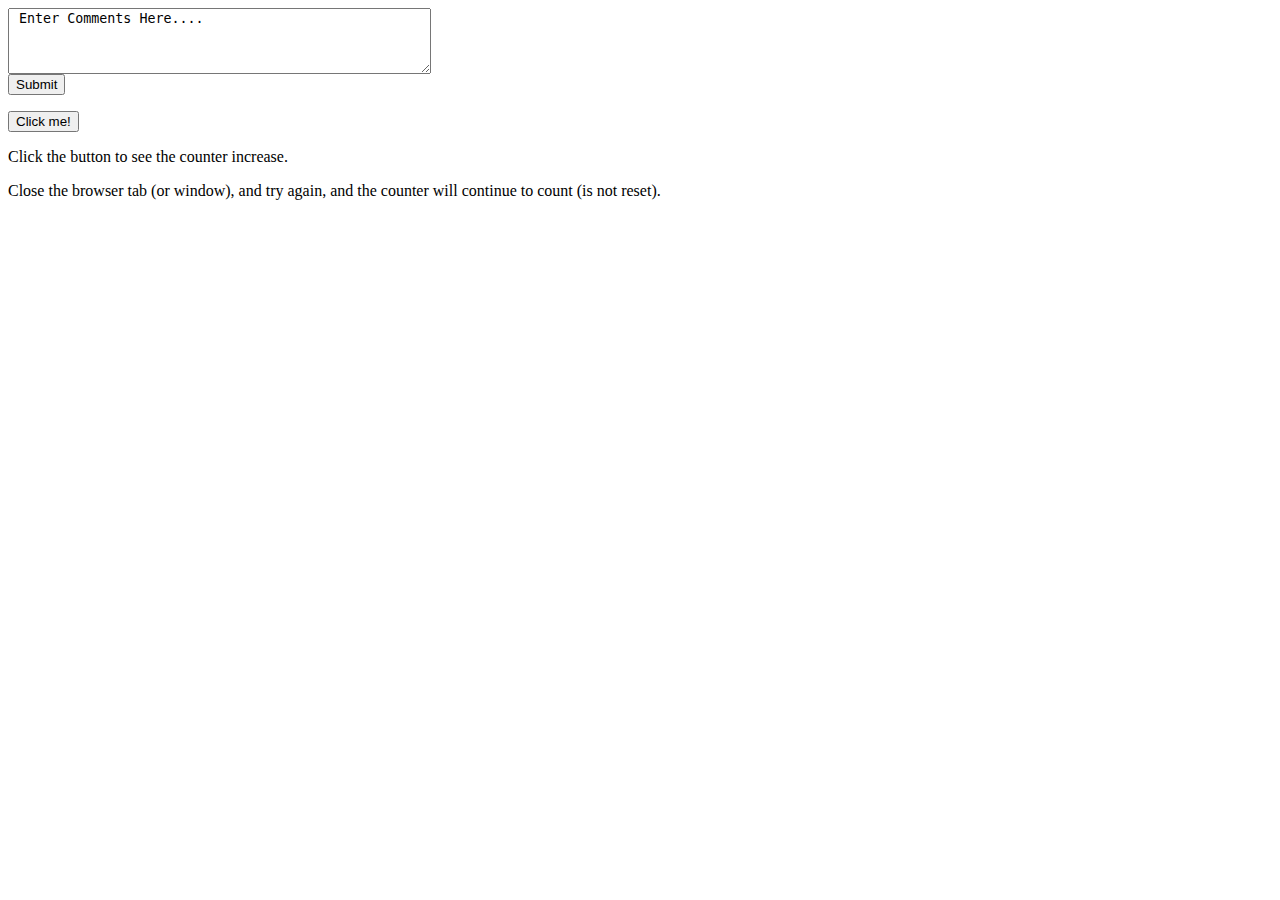
<file: commentsPracticeajh.html>
<html>
  <head>

  </head>

  <form action="/html/tags/html_form_tag_action.cfm" method="post">
    <div>
      <textarea name="comments" id="comments" rows="4" cols="50"> Enter Comments Here....
      </textarea>
    </div>
    <input type="submit" value="Submit">
  </form>


<script></script>
</html>

<!--What's an "Action Page"?
An action page is a page/script that takes the contents of your form, and does something with them.

For example, this action page sends you an email whenever anyone submits their feedback. Another action page could take the comments from your comment box, insert them into a database, then display them your web page.

To create an action page, you need to be reasonably well-versed in a scripting language such as PHP or ColdFusion.

The action page will require different code depending on what exactly you need to do. For example, you might want to implement security measures to check that the comment doesn't look like spam. You might want to check that the form was in fact submitted from your website. You might also want to check the length of your users' comments etc.  -->

<html>
    <head>
    <script>
function clickCounter() {
    if(typeof(Storage) !== "undefined") {
        if (localStorage.clickcount) {
            localStorage.clickcount = Number(localStorage.clickcount)+1;
        } else {
            localStorage.clickcount = 1;
        }
        document.getElementById("result").innerHTML = "You have clicked the button " + localStorage.clickcount + " time(s).";
    } else {
        document.getElementById("result").innerHTML = "Sorry, your browser does not support web storage...";
    }
  }
      </script>
    </head>
  <body>
  <p><button onclick="clickCounter()" type="button">Click me!</button></p>
<div id="result"></div>
<p>Click the button to see the counter increase.</p>
<p>Close the browser tab (or window), and try again, and the counter will continue to count (is not reset).</p>
</body>

</html>
</file>
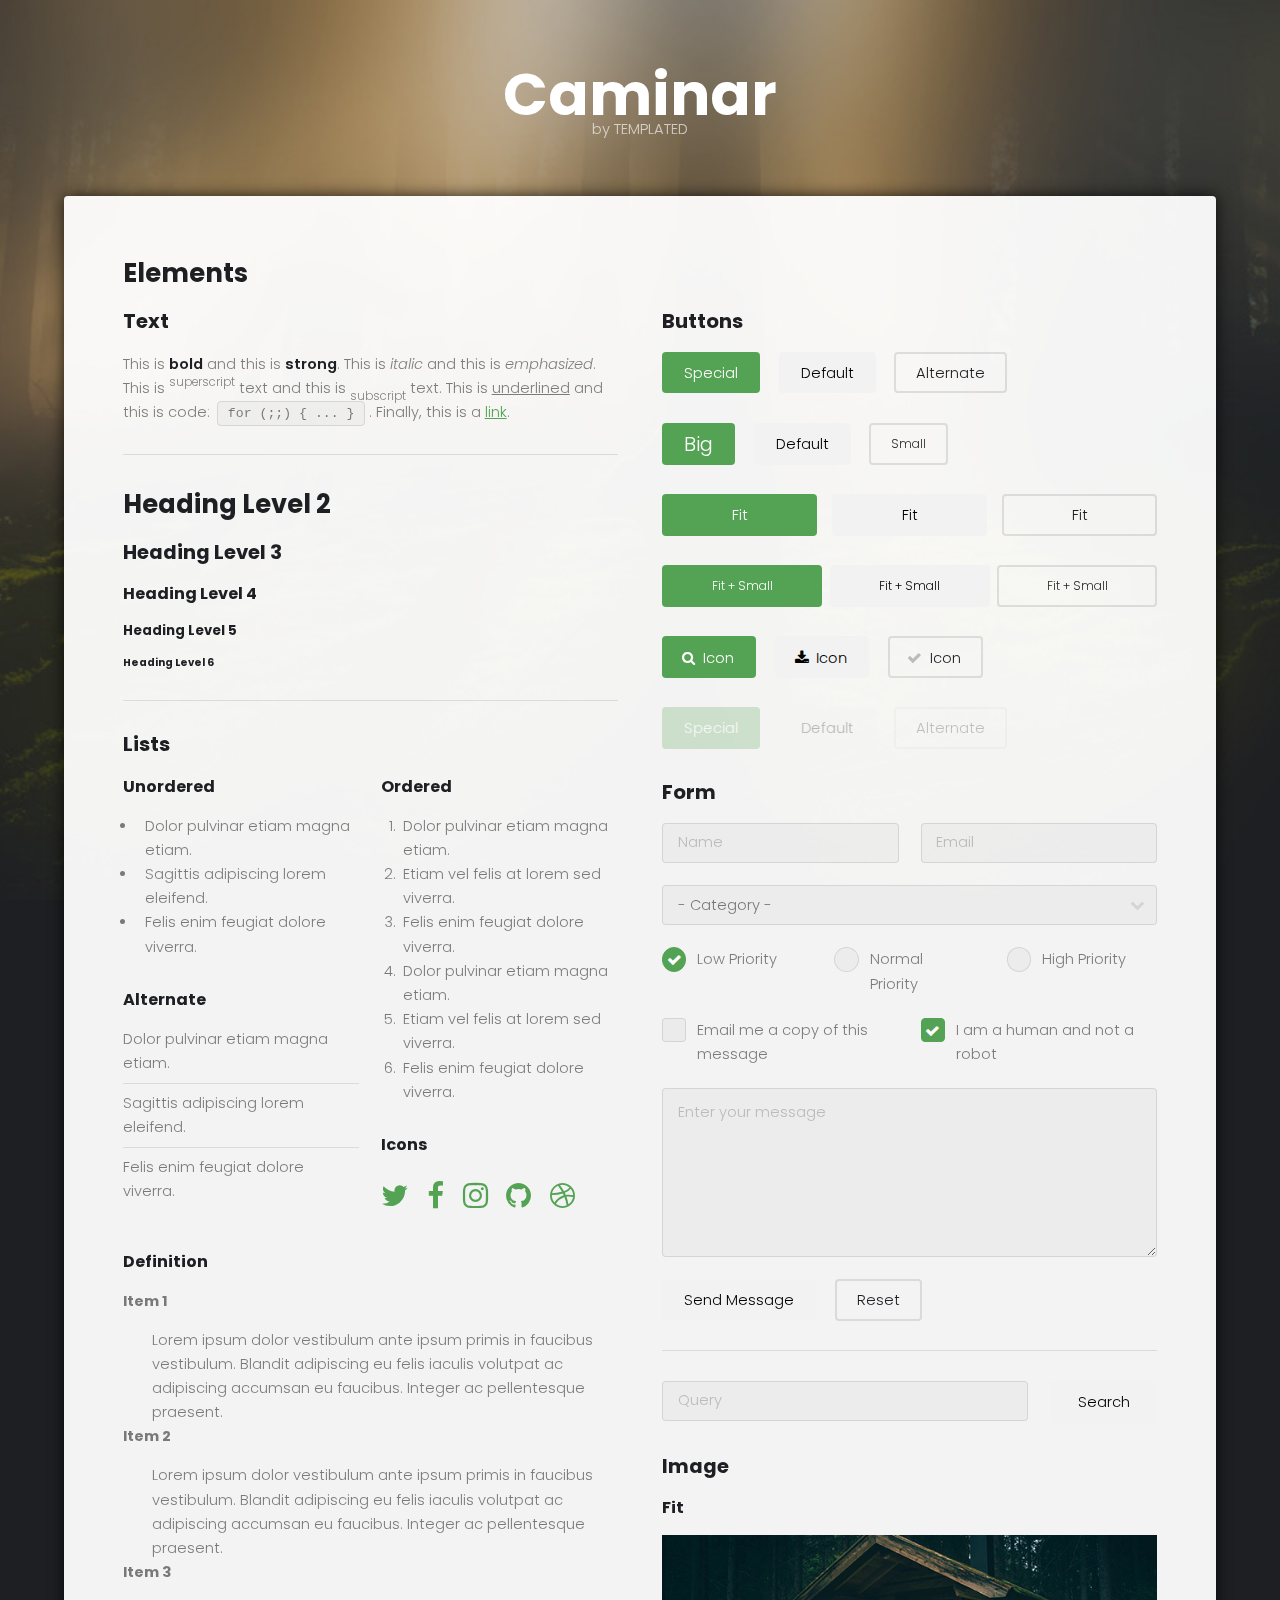
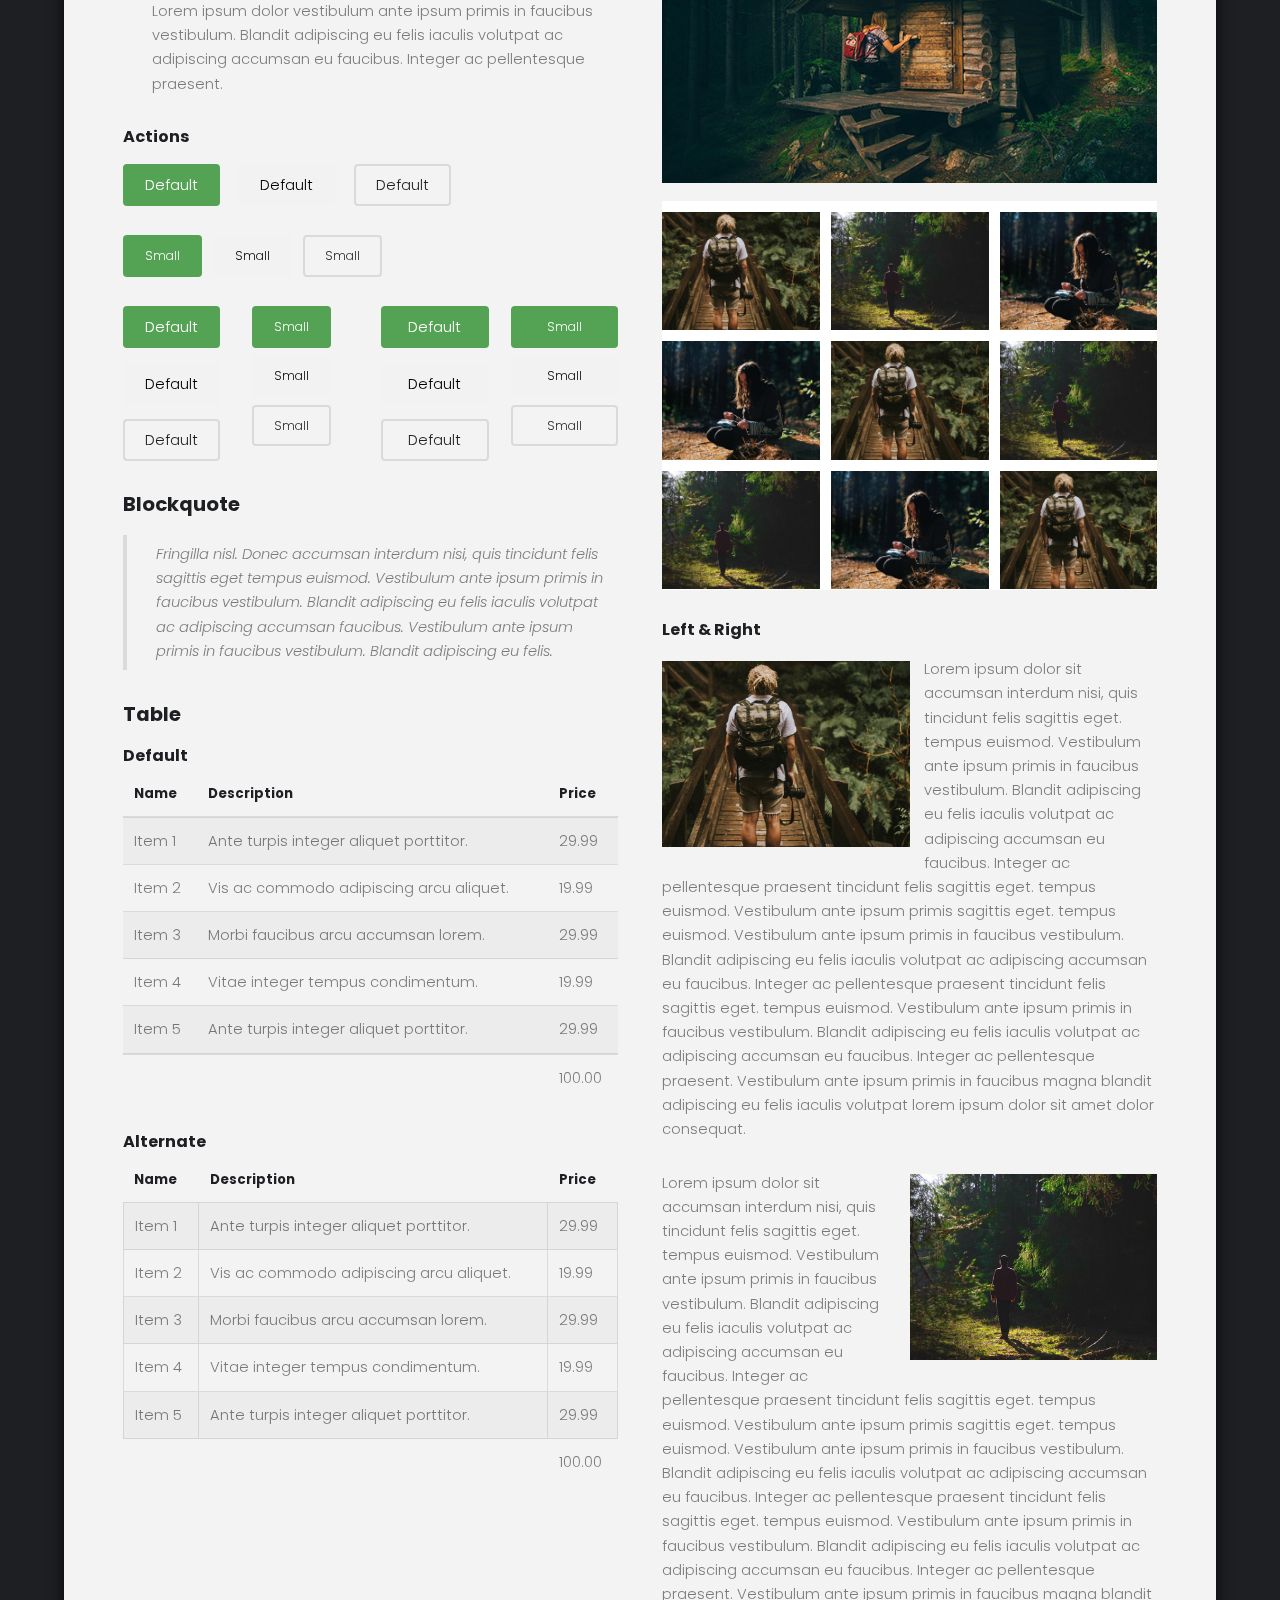
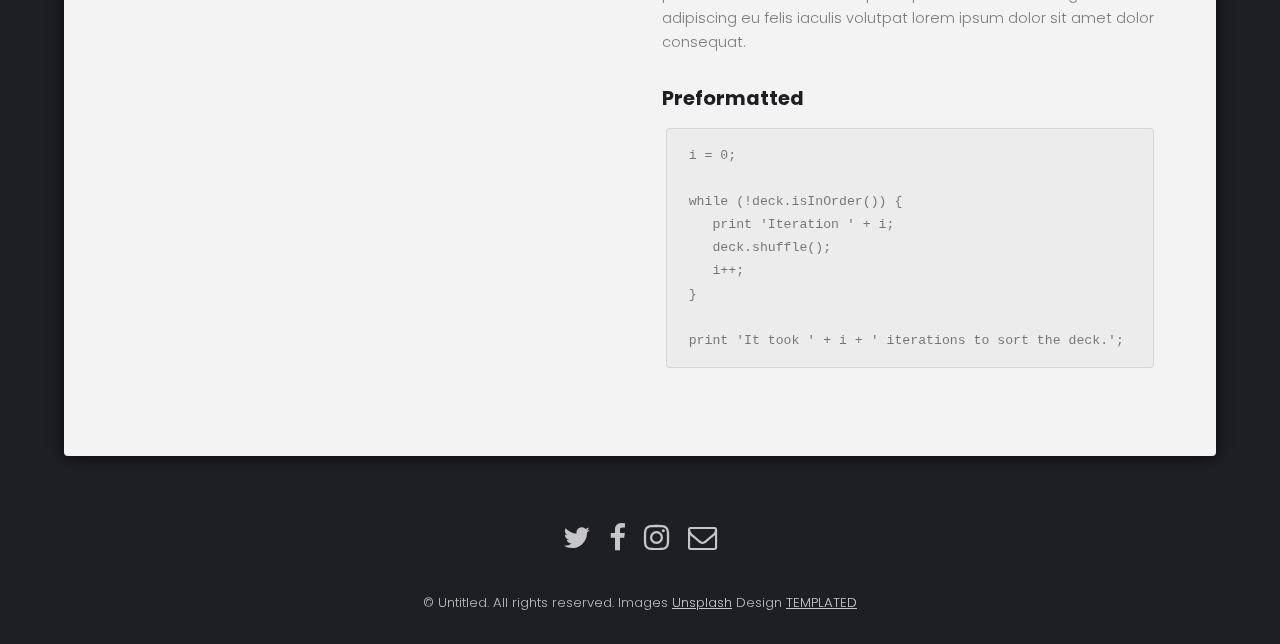
<file: elements.html>
<!DOCTYPE HTML>
<!--
	Caminar by TEMPLATED
	templated.co @templatedco
	Released for free under the Creative Commons Attribution 3.0 license (templated.co/license)
-->
<html>
	<head>
		<title>Caminar by TEMPLATED</title>
		<meta charset="utf-8" />
		<meta name="viewport" content="width=device-width, initial-scale=1" />
		<link rel="stylesheet" href="assets/css/main.css" />
	</head>
	<body>

		<!-- Header -->
			<header id="header">
				<div class="logo"><a href="#">Caminar <span>by TEMPLATED</span></a></div>
			</header>

		<!-- Main -->
			<section id="main">
				<div class="inner">
					<div class="wrapper style1">
						<div class="content">

							<!-- Elements -->
								<h2 id="elements">Elements</h2>
								<div class="row 200%">
									<div class="6u 12u$(medium)">

										<!-- Text stuff -->
											<h3>Text</h3>
											<p>This is <b>bold</b> and this is <strong>strong</strong>. This is <i>italic</i> and this is <em>emphasized</em>.
											This is <sup>superscript</sup> text and this is <sub>subscript</sub> text.
											This is <u>underlined</u> and this is code: <code>for (;;) { ... }</code>.
											Finally, this is a <a href="#">link</a>.</p>
											<hr />
											<h2>Heading Level 2</h2>
											<h3>Heading Level 3</h3>
											<h4>Heading Level 4</h4>
											<h5>Heading Level 5</h5>
											<h6>Heading Level 6</h6>
											<hr />

										<!-- Lists -->
											<h3>Lists</h3>
											<div class="row">
												<div class="6u 12u$(small)">

													<h4>Unordered</h4>
													<ul>
														<li>Dolor pulvinar etiam magna etiam.</li>
														<li>Sagittis adipiscing lorem eleifend.</li>
														<li>Felis enim feugiat dolore viverra.</li>
													</ul>

													<h4>Alternate</h4>
													<ul class="alt">
														<li>Dolor pulvinar etiam magna etiam.</li>
														<li>Sagittis adipiscing lorem eleifend.</li>
														<li>Felis enim feugiat dolore viverra.</li>
													</ul>

												</div>
												<div class="6u$ 12u$(small)">

													<h4>Ordered</h4>
													<ol>
														<li>Dolor pulvinar etiam magna etiam.</li>
														<li>Etiam vel felis at lorem sed viverra.</li>
														<li>Felis enim feugiat dolore viverra.</li>
														<li>Dolor pulvinar etiam magna etiam.</li>
														<li>Etiam vel felis at lorem sed viverra.</li>
														<li>Felis enim feugiat dolore viverra.</li>
													</ol>

													<h4>Icons</h4>
													<ul class="icons">
														<li><a href="#" class="icon fa-twitter"><span class="label">Twitter</span></a></li>
														<li><a href="#" class="icon fa-facebook"><span class="label">Facebook</span></a></li>
														<li><a href="#" class="icon fa-instagram"><span class="label">Instagram</span></a></li>
														<li><a href="#" class="icon fa-github"><span class="label">Github</span></a></li>
														<li><a href="#" class="icon fa-dribbble"><span class="label">Dribbble</span></a></li>
													</ul>

												</div>
											</div>
											<h4>Definition</h4>
											<dl>
												<dt>Item 1</dt>
												<dd>
													<p>Lorem ipsum dolor vestibulum ante ipsum primis in faucibus vestibulum. Blandit adipiscing eu felis iaculis volutpat ac adipiscing accumsan eu faucibus. Integer ac pellentesque praesent.</p>
												</dd>
												<dt>Item 2</dt>
												<dd>
													<p>Lorem ipsum dolor vestibulum ante ipsum primis in faucibus vestibulum. Blandit adipiscing eu felis iaculis volutpat ac adipiscing accumsan eu faucibus. Integer ac pellentesque praesent.</p>
												</dd>
												<dt>Item 3</dt>
												<dd>
													<p>Lorem ipsum dolor vestibulum ante ipsum primis in faucibus vestibulum. Blandit adipiscing eu felis iaculis volutpat ac adipiscing accumsan eu faucibus. Integer ac pellentesque praesent.</p>
												</dd>
											</dl>

											<h4>Actions</h4>
											<ul class="actions">
												<li><a href="#" class="button special">Default</a></li>
												<li><a href="#" class="button">Default</a></li>
												<li><a href="#" class="button alt">Default</a></li>
											</ul>
											<ul class="actions small">
												<li><a href="#" class="button special small">Small</a></li>
												<li><a href="#" class="button small">Small</a></li>
												<li><a href="#" class="button alt small">Small</a></li>
											</ul>
											<div class="row">
												<div class="3u 12u$(small)">
													<ul class="actions vertical">
														<li><a href="#" class="button special">Default</a></li>
														<li><a href="#" class="button">Default</a></li>
														<li><a href="#" class="button alt">Default</a></li>
													</ul>
												</div>
												<div class="3u 12u$(small)">
													<ul class="actions vertical small">
														<li><a href="#" class="button special small">Small</a></li>
														<li><a href="#" class="button small">Small</a></li>
														<li><a href="#" class="button alt small">Small</a></li>
													</ul>
												</div>
												<div class="3u 12u$(small)">
													<ul class="actions vertical">
														<li><a href="#" class="button special fit">Default</a></li>
														<li><a href="#" class="button fit">Default</a></li>
														<li><a href="#" class="button alt fit">Default</a></li>
													</ul>
												</div>
												<div class="3u$ 12u$(small)">
													<ul class="actions vertical small">
														<li><a href="#" class="button special small fit">Small</a></li>
														<li><a href="#" class="button small fit">Small</a></li>
														<li><a href="#" class="button alt small fit">Small</a></li>
													</ul>
												</div>
											</div>

										<!-- Blockquote -->
											<h3>Blockquote</h3>
											<blockquote>Fringilla nisl. Donec accumsan interdum nisi, quis tincidunt felis sagittis eget tempus euismod. Vestibulum ante ipsum primis in faucibus vestibulum. Blandit adipiscing eu felis iaculis volutpat ac adipiscing accumsan faucibus. Vestibulum ante ipsum primis in faucibus vestibulum. Blandit adipiscing eu felis.</blockquote>

										<!-- Table -->
											<h3>Table</h3>

											<h4>Default</h4>
											<div class="table-wrapper">
												<table>
													<thead>
														<tr>
															<th>Name</th>
															<th>Description</th>
															<th>Price</th>
														</tr>
													</thead>
													<tbody>
														<tr>
															<td>Item 1</td>
															<td>Ante turpis integer aliquet porttitor.</td>
															<td>29.99</td>
														</tr>
														<tr>
															<td>Item 2</td>
															<td>Vis ac commodo adipiscing arcu aliquet.</td>
															<td>19.99</td>
														</tr>
														<tr>
															<td>Item 3</td>
															<td> Morbi faucibus arcu accumsan lorem.</td>
															<td>29.99</td>
														</tr>
														<tr>
															<td>Item 4</td>
															<td>Vitae integer tempus condimentum.</td>
															<td>19.99</td>
														</tr>
														<tr>
															<td>Item 5</td>
															<td>Ante turpis integer aliquet porttitor.</td>
															<td>29.99</td>
														</tr>
													</tbody>
													<tfoot>
														<tr>
															<td colspan="2"></td>
															<td>100.00</td>
														</tr>
													</tfoot>
												</table>
											</div>

											<h4>Alternate</h4>
											<div class="table-wrapper">
												<table class="alt">
													<thead>
														<tr>
															<th>Name</th>
															<th>Description</th>
															<th>Price</th>
														</tr>
													</thead>
													<tbody>
														<tr>
															<td>Item 1</td>
															<td>Ante turpis integer aliquet porttitor.</td>
															<td>29.99</td>
														</tr>
														<tr>
															<td>Item 2</td>
															<td>Vis ac commodo adipiscing arcu aliquet.</td>
															<td>19.99</td>
														</tr>
														<tr>
															<td>Item 3</td>
															<td> Morbi faucibus arcu accumsan lorem.</td>
															<td>29.99</td>
														</tr>
														<tr>
															<td>Item 4</td>
															<td>Vitae integer tempus condimentum.</td>
															<td>19.99</td>
														</tr>
														<tr>
															<td>Item 5</td>
															<td>Ante turpis integer aliquet porttitor.</td>
															<td>29.99</td>
														</tr>
													</tbody>
													<tfoot>
														<tr>
															<td colspan="2"></td>
															<td>100.00</td>
														</tr>
													</tfoot>
												</table>
											</div>

									</div>
									<div class="6u$ 12u$(medium)">

										<!-- Buttons -->
											<h3>Buttons</h3>
											<ul class="actions">
												<li><a href="#" class="button special">Special</a></li>
												<li><a href="#" class="button">Default</a></li>
												<li><a href="#" class="button alt">Alternate</a></li>
											</ul>
											<ul class="actions">
												<li><a href="#" class="button special big">Big</a></li>
												<li><a href="#" class="button">Default</a></li>
												<li><a href="#" class="button alt small">Small</a></li>
											</ul>
											<ul class="actions fit">
												<li><a href="#" class="button special fit">Fit</a></li>
												<li><a href="#" class="button fit">Fit</a></li>
												<li><a href="#" class="button alt fit">Fit</a></li>
											</ul>
											<ul class="actions fit small">
												<li><a href="#" class="button special fit small">Fit + Small</a></li>
												<li><a href="#" class="button fit small">Fit + Small</a></li>
												<li><a href="#" class="button alt fit small">Fit + Small</a></li>
											</ul>
											<ul class="actions">
												<li><a href="#" class="button special icon fa-search">Icon</a></li>
												<li><a href="#" class="button icon fa-download">Icon</a></li>
												<li><a href="#" class="button alt icon fa-check">Icon</a></li>
											</ul>
											<ul class="actions">
												<li><span class="button special disabled">Special</span></li>
												<li><span class="button disabled">Default</span></li>
												<li><span class="button alt disabled">Alternate</span></li>
											</ul>

										<!-- Form -->
											<h3>Form</h3>

											<form method="post" action="#">
												<div class="row uniform">
													<div class="6u 12u$(xsmall)">
														<input type="text" name="name" id="name" value="" placeholder="Name" />
													</div>
													<div class="6u$ 12u$(xsmall)">
														<input type="email" name="email" id="email" value="" placeholder="Email" />
													</div>
													<!-- Break -->
													<div class="12u$">
														<div class="select-wrapper">
															<select name="category" id="category">
																<option value="">- Category -</option>
																<option value="1">Manufacturing</option>
																<option value="1">Shipping</option>
																<option value="1">Administration</option>
																<option value="1">Human Resources</option>
															</select>
														</div>
													</div>
													<!-- Break -->
													<div class="4u 12u$(small)">
														<input type="radio" id="priority-low" name="priority" checked>
														<label for="priority-low">Low Priority</label>
													</div>
													<div class="4u 12u$(small)">
														<input type="radio" id="priority-normal" name="priority">
														<label for="priority-normal">Normal Priority</label>
													</div>
													<div class="4u$ 12u$(small)">
														<input type="radio" id="priority-high" name="priority">
														<label for="priority-high">High Priority</label>
													</div>
													<!-- Break -->
													<div class="6u 12u$(small)">
														<input type="checkbox" id="copy" name="copy">
														<label for="copy">Email me a copy of this message</label>
													</div>
													<div class="6u$ 12u$(small)">
														<input type="checkbox" id="human" name="human" checked>
														<label for="human">I am a human and not a robot</label>
													</div>
													<!-- Break -->
													<div class="12u$">
														<textarea name="message" id="message" placeholder="Enter your message" rows="6"></textarea>
													</div>
													<!-- Break -->
													<div class="12u$">
														<ul class="actions">
															<li><input type="submit" value="Send Message" /></li>
															<li><input type="reset" value="Reset" class="alt" /></li>
														</ul>
													</div>
												</div>
											</form>

											<hr />

											<form method="post" action="#">
												<div class="row uniform">
													<div class="9u 12u$(small)">
														<input type="text" name="query" id="query" value="" placeholder="Query" />
													</div>
													<div class="3u$ 12u$(small)">
														<input type="submit" value="Search" class="fit" />
													</div>
												</div>
											</form>

										<!-- Image -->
											<h3>Image</h3>

											<h4>Fit</h4>
											<span class="image fit"><img src="images/pic01.jpg" alt="" /></span>
											<div class="box alt">
												<div class="row 50% uniform">
													<div class="4u"><span class="image fit"><img src="images/pic06.jpg" alt="" /></span></div>
													<div class="4u"><span class="image fit"><img src="images/pic07.jpg" alt="" /></span></div>
													<div class="4u$"><span class="image fit"><img src="images/pic08.jpg" alt="" /></span></div>
													<!-- Break -->
													<div class="4u"><span class="image fit"><img src="images/pic08.jpg" alt="" /></span></div>
													<div class="4u"><span class="image fit"><img src="images/pic06.jpg" alt="" /></span></div>
													<div class="4u$"><span class="image fit"><img src="images/pic07.jpg" alt="" /></span></div>
													<!-- Break -->
													<div class="4u"><span class="image fit"><img src="images/pic07.jpg" alt="" /></span></div>
													<div class="4u"><span class="image fit"><img src="images/pic08.jpg" alt="" /></span></div>
													<div class="4u$"><span class="image fit"><img src="images/pic06.jpg" alt="" /></span></div>
												</div>
											</div>

											<h4>Left &amp; Right</h4>
											<p><span class="image left"><img src="images/pic06.jpg" alt="" /></span>Lorem ipsum dolor sit accumsan interdum nisi, quis tincidunt felis sagittis eget. tempus euismod. Vestibulum ante ipsum primis in faucibus vestibulum. Blandit adipiscing eu felis iaculis volutpat ac adipiscing accumsan eu faucibus. Integer ac pellentesque praesent tincidunt felis sagittis eget. tempus euismod. Vestibulum ante ipsum primis sagittis eget. tempus euismod. Vestibulum ante ipsum primis in faucibus vestibulum. Blandit adipiscing eu felis iaculis volutpat ac adipiscing accumsan eu faucibus. Integer ac pellentesque praesent tincidunt felis sagittis eget. tempus euismod. Vestibulum ante ipsum primis in faucibus vestibulum. Blandit adipiscing eu felis iaculis volutpat ac adipiscing accumsan eu faucibus. Integer ac pellentesque praesent. Vestibulum ante ipsum primis in faucibus magna blandit adipiscing eu felis iaculis volutpat lorem ipsum dolor sit amet dolor consequat.</p>
											<p><span class="image right"><img src="images/pic07.jpg" alt="" /></span>Lorem ipsum dolor sit accumsan interdum nisi, quis tincidunt felis sagittis eget. tempus euismod. Vestibulum ante ipsum primis in faucibus vestibulum. Blandit adipiscing eu felis iaculis volutpat ac adipiscing accumsan eu faucibus. Integer ac pellentesque praesent tincidunt felis sagittis eget. tempus euismod. Vestibulum ante ipsum primis sagittis eget. tempus euismod. Vestibulum ante ipsum primis in faucibus vestibulum. Blandit adipiscing eu felis iaculis volutpat ac adipiscing accumsan eu faucibus. Integer ac pellentesque praesent tincidunt felis sagittis eget. tempus euismod. Vestibulum ante ipsum primis in faucibus vestibulum. Blandit adipiscing eu felis iaculis volutpat ac adipiscing accumsan eu faucibus. Integer ac pellentesque praesent. Vestibulum ante ipsum primis in faucibus magna blandit adipiscing eu felis iaculis volutpat lorem ipsum dolor sit amet dolor consequat.</p>

										<!-- Preformatted Code -->
											<h3>Preformatted</h3>
											<pre><code>i = 0;

while (!deck.isInOrder()) {
   print 'Iteration ' + i;
   deck.shuffle();
   i++;
}

print 'It took ' + i + ' iterations to sort the deck.';
</code></pre>

									</div>
								</div>
							</div>

						</div>
					</div>
			</section>

		<!-- Footer -->
			<footer id="footer">
				<div class="container">
					<ul class="icons">
						<li><a href="#" class="icon fa-twitter"><span class="label">Twitter</span></a></li>
						<li><a href="#" class="icon fa-facebook"><span class="label">Facebook</span></a></li>
						<li><a href="#" class="icon fa-instagram"><span class="label">Instagram</span></a></li>
						<li><a href="#" class="icon fa-envelope-o"><span class="label">Email</span></a></li>
					</ul>
				</div>
				<div class="copyright">
					&copy; Untitled. All rights reserved. Images <a href="https://unsplash.com">Unsplash</a> Design <a href="https://templated.co">TEMPLATED</a>
				</div>
			</footer>

		<!-- Scripts -->
			<script src="assets/js/jquery.min.js"></script>
			<script src="assets/js/jquery.poptrox.min.js"></script>
			<script src="assets/js/skel.min.js"></script>
			<script src="assets/js/util.js"></script>
			<script src="assets/js/main.js"></script>

	</body>
</html>
</file>
<file: assets/css/main.css>
@import url(font-awesome.min.css);
@import url("https://fonts.googleapis.com/css?family=Poppins:300,400,500,600,700");

/*
	Caminar by TEMPLATED
	templated.co @templatedco
	Released for free under the Creative Commons Attribution 3.0 license (templated.co/license)
*/

/* Reset */

	html, body, div, span, applet, object, iframe, h1, h2, h3, h4, h5, h6, p, blockquote, pre, a, abbr, acronym, address, big, cite, code, del, dfn, em, img, ins, kbd, q, s, samp, small, strike, strong, sub, sup, tt, var, b, u, i, center, dl, dt, dd, ol, ul, li, fieldset, form, label, legend, table, caption, tbody, tfoot, thead, tr, th, td, article, aside, canvas, details, embed, figure, figcaption, footer, header, hgroup, menu, nav, output, ruby, section, summary, time, mark, audio, video {
		margin: 0;
		padding: 0;
		border: 0;
		font-size: 100%;
		font: inherit;
		vertical-align: baseline;
		
	}

	article, aside, details, figcaption, figure, footer, header, hgroup, menu, nav, section {
		display: block;
	}

	body {
		line-height: 1;
	}

	ol, ul {
		list-style: none;
	}

	blockquote, q {
		quotes: none;
	}

	blockquote:before, blockquote:after, q:before, q:after {
		content: '';
		content: none;
	}

	table {
		border-collapse: collapse;
		border-spacing: 0;
	}

	body {
		-webkit-text-size-adjust: none;
	}

/* Box Model */

	*, *:before, *:after {
		-moz-box-sizing: border-box;
		-webkit-box-sizing: border-box;
		box-sizing: border-box;
	}

/* Containers */

	.container {
		margin-left: auto;
		margin-right: auto;
	}

	.container.\31 25\25 {
		width: 100%;
		max-width: 100rem;
		min-width: 80rem;
	}

	.container.\37 5\25 {
		width: 60rem;
	}

	.container.\35 0\25 {
		width: 40rem;
	}

	.container.\32 5\25 {
		width: 20rem;
	}

	.container {
		width: 80rem;
	}

	@media screen and (max-width: 1680px) {

		.container.\31 25\25 {
			width: 100%;
			max-width: 100rem;
			min-width: 80rem;
		}

		.container.\37 5\25 {
			width: 60rem;
		}

		.container.\35 0\25 {
			width: 40rem;
		}

		.container.\32 5\25 {
			width: 20rem;
		}

		.container {
			width: 80rem;
		}

	}

	@media screen and (max-width: 1280px) {

		.container.\31 25\25 {
			width: 100%;
			max-width: 81.25rem;
			min-width: 65rem;
		}

		.container.\37 5\25 {
			width: 48.75rem;
		}

		.container.\35 0\25 {
			width: 32.5rem;
		}

		.container.\32 5\25 {
			width: 16.25rem;
		}

		.container {
			width: 65rem;
		}

	}

	@media screen and (max-width: 980px) {

		.container.\31 25\25 {
			width: 100%;
			max-width: 112.5%;
			min-width: 90%;
		}

		.container.\37 5\25 {
			width: 67.5%;
		}

		.container.\35 0\25 {
			width: 45%;
		}

		.container.\32 5\25 {
			width: 22.5%;
		}

		.container {
			width: 90%;
		}

	}

	@media screen and (max-width: 736px) {

		.container.\31 25\25 {
			width: 100%;
			max-width: 112.5%;
			min-width: 90%;
		}

		.container.\37 5\25 {
			width: 67.5%;
		}

		.container.\35 0\25 {
			width: 45%;
		}

		.container.\32 5\25 {
			width: 22.5%;
		}

		.container {
			width: 90% !important;
		}

	}

	@media screen and (max-width: 480px) {

		.container.\31 25\25 {
			width: 100%;
			max-width: 112.5%;
			min-width: 90%;
		}

		.container.\37 5\25 {
			width: 67.5%;
		}

		.container.\35 0\25 {
			width: 45%;
		}

		.container.\32 5\25 {
			width: 22.5%;
		}

		.container {
			width: 90% !important;
		}

	}

/* Grid */

	.row {
		border-bottom: solid 1px transparent;
		-moz-box-sizing: border-box;
		-webkit-box-sizing: border-box;
		box-sizing: border-box;
	}

	.row > * {
		float: left;
		-moz-box-sizing: border-box;
		-webkit-box-sizing: border-box;
		box-sizing: border-box;
	}

	.row:after, .row:before {
		content: '';
		display: block;
		clear: both;
		height: 0;
	}

	.row.uniform > * > :first-child {
		margin-top: 0;
	}

	.row.uniform > * > :last-child {
		margin-bottom: 0;
	}

	.row.\30 \25 > * {
		padding: 0 0 0 0rem;
	}

	.row.\30 \25 {
		margin: 0 0 -1px 0rem;
	}

	.row.uniform.\30 \25 > * {
		padding: 0rem 0 0 0rem;
	}

	.row.uniform.\30 \25 {
		margin: 0rem 0 -1px 0rem;
	}

	.row > * {
		padding: 0 0 0 2rem;
	}

	.row {
		margin: 0 0 -1px -2rem;
	}

	.row.uniform > * {
		padding: 2rem 0 0 2rem;
	}

	.row.uniform {
		margin: -2rem 0 -1px -2rem;
	}

	.row.\32 00\25 > * {
		padding: 0 0 0 4rem;
	}

	.row.\32 00\25 {
		margin: 0 0 -1px -4rem;
	}

	.row.uniform.\32 00\25 > * {
		padding: 4rem 0 0 4rem;
	}

	.row.uniform.\32 00\25 {
		margin: -4rem 0 -1px -4rem;
	}

	.row.\31 50\25 > * {
		padding: 0 0 0 3rem;
	}

	.row.\31 50\25 {
		margin: 0 0 -1px -3rem;
	}

	.row.uniform.\31 50\25 > * {
		padding: 3rem 0 0 3rem;
	}

	.row.uniform.\31 50\25 {
		margin: -3rem 0 -1px -3rem;
	}

	.row.\35 0\25 > * {
		padding: 0 0 0 1rem;
	}

	.row.\35 0\25 {
		margin: 0 0 -1px -1rem;
	}

	.row.uniform.\35 0\25 > * {
		padding: 1rem 0 0 1rem;
	}

	.row.uniform.\35 0\25 {
		margin: -1rem 0 -1px -1rem;
	}

	.row.\32 5\25 > * {
		padding: 0 0 0 0.5rem;
	}

	.row.\32 5\25 {
		margin: 0 0 -1px -0.5rem;
	}

	.row.uniform.\32 5\25 > * {
		padding: 0.5rem 0 0 0.5rem;
	}

	.row.uniform.\32 5\25 {
		margin: -0.5rem 0 -1px -0.5rem;
	}

	.\31 2u, .\31 2u\24 {
		width: 100%;
		clear: none;
		margin-left: 0;
	}

	.\31 1u, .\31 1u\24 {
		width: 91.6666666667%;
		clear: none;
		margin-left: 0;
	}

	.\31 0u, .\31 0u\24 {
		width: 83.3333333333%;
		clear: none;
		margin-left: 0;
	}

	.\39 u, .\39 u\24 {
		width: 75%;
		clear: none;
		margin-left: 0;
	}

	.\38 u, .\38 u\24 {
		width: 66.6666666667%;
		clear: none;
		margin-left: 0;
	}

	.\37 u, .\37 u\24 {
		width: 58.3333333333%;
		clear: none;
		margin-left: 0;
	}

	.\36 u, .\36 u\24 {
		width: 50%;
		clear: none;
		margin-left: 0;
	}

	.\35 u, .\35 u\24 {
		width: 41.6666666667%;
		clear: none;
		margin-left: 0;
	}

	.\34 u, .\34 u\24 {
		width: 33.3333333333%;
		clear: none;
		margin-left: 0;
	}

	.\33 u, .\33 u\24 {
		width: 25%;
		clear: none;
		margin-left: 0;
	}

	.\32 u, .\32 u\24 {
		width: 16.6666666667%;
		clear: none;
		margin-left: 0;
	}

	.\31 u, .\31 u\24 {
		width: 8.3333333333%;
		clear: none;
		margin-left: 0;
	}

	.\31 2u\24 + *,
	.\31 1u\24 + *,
	.\31 0u\24 + *,
	.\39 u\24 + *,
	.\38 u\24 + *,
	.\37 u\24 + *,
	.\36 u\24 + *,
	.\35 u\24 + *,
	.\34 u\24 + *,
	.\33 u\24 + *,
	.\32 u\24 + *,
	.\31 u\24 + * {
		clear: left;
	}

	.\-11u {
		margin-left: 91.66667%;
	}

	.\-10u {
		margin-left: 83.33333%;
	}

	.\-9u {
		margin-left: 75%;
	}

	.\-8u {
		margin-left: 66.66667%;
	}

	.\-7u {
		margin-left: 58.33333%;
	}

	.\-6u {
		margin-left: 50%;
	}

	.\-5u {
		margin-left: 41.66667%;
	}

	.\-4u {
		margin-left: 33.33333%;
	}

	.\-3u {
		margin-left: 25%;
	}

	.\-2u {
		margin-left: 16.66667%;
	}

	.\-1u {
		margin-left: 8.33333%;
	}

	@media screen and (max-width: 1680px) {

		.row > * {
			padding: 0 0 0 2rem;
		}

		.row {
			margin: 0 0 -1px -2rem;
		}

		.row.uniform > * {
			padding: 2rem 0 0 2rem;
		}

		.row.uniform {
			margin: -2rem 0 -1px -2rem;
		}

		.row.\32 00\25 > * {
			padding: 0 0 0 4rem;
		}

		.row.\32 00\25 {
			margin: 0 0 -1px -4rem;
		}

		.row.uniform.\32 00\25 > * {
			padding: 4rem 0 0 4rem;
		}

		.row.uniform.\32 00\25 {
			margin: -4rem 0 -1px -4rem;
		}

		.row.\31 50\25 > * {
			padding: 0 0 0 3rem;
		}

		.row.\31 50\25 {
			margin: 0 0 -1px -3rem;
		}

		.row.uniform.\31 50\25 > * {
			padding: 3rem 0 0 3rem;
		}

		.row.uniform.\31 50\25 {
			margin: -3rem 0 -1px -3rem;
		}

		.row.\35 0\25 > * {
			padding: 0 0 0 1rem;
		}

		.row.\35 0\25 {
			margin: 0 0 -1px -1rem;
		}

		.row.uniform.\35 0\25 > * {
			padding: 1rem 0 0 1rem;
		}

		.row.uniform.\35 0\25 {
			margin: -1rem 0 -1px -1rem;
		}

		.row.\32 5\25 > * {
			padding: 0 0 0 0.5rem;
		}

		.row.\32 5\25 {
			margin: 0 0 -1px -0.5rem;
		}

		.row.uniform.\32 5\25 > * {
			padding: 0.5rem 0 0 0.5rem;
		}

		.row.uniform.\32 5\25 {
			margin: -0.5rem 0 -1px -0.5rem;
		}

		.\31 2u\28xlarge\29, .\31 2u\24\28xlarge\29 {
			width: 100%;
			clear: none;
			margin-left: 0;
		}

		.\31 1u\28xlarge\29, .\31 1u\24\28xlarge\29 {
			width: 91.6666666667%;
			clear: none;
			margin-left: 0;
		}

		.\31 0u\28xlarge\29, .\31 0u\24\28xlarge\29 {
			width: 83.3333333333%;
			clear: none;
			margin-left: 0;
		}

		.\39 u\28xlarge\29, .\39 u\24\28xlarge\29 {
			width: 75%;
			clear: none;
			margin-left: 0;
		}

		.\38 u\28xlarge\29, .\38 u\24\28xlarge\29 {
			width: 66.6666666667%;
			clear: none;
			margin-left: 0;
		}

		.\37 u\28xlarge\29, .\37 u\24\28xlarge\29 {
			width: 58.3333333333%;
			clear: none;
			margin-left: 0;
		}

		.\36 u\28xlarge\29, .\36 u\24\28xlarge\29 {
			width: 50%;
			clear: none;
			margin-left: 0;
		}

		.\35 u\28xlarge\29, .\35 u\24\28xlarge\29 {
			width: 41.6666666667%;
			clear: none;
			margin-left: 0;
		}

		.\34 u\28xlarge\29, .\34 u\24\28xlarge\29 {
			width: 33.3333333333%;
			clear: none;
			margin-left: 0;
		}

		.\33 u\28xlarge\29, .\33 u\24\28xlarge\29 {
			width: 25%;
			clear: none;
			margin-left: 0;
		}

		.\32 u\28xlarge\29, .\32 u\24\28xlarge\29 {
			width: 16.6666666667%;
			clear: none;
			margin-left: 0;
		}

		.\31 u\28xlarge\29, .\31 u\24\28xlarge\29 {
			width: 8.3333333333%;
			clear: none;
			margin-left: 0;
		}

		.\31 2u\24\28xlarge\29 + *,
		.\31 1u\24\28xlarge\29 + *,
		.\31 0u\24\28xlarge\29 + *,
		.\39 u\24\28xlarge\29 + *,
		.\38 u\24\28xlarge\29 + *,
		.\37 u\24\28xlarge\29 + *,
		.\36 u\24\28xlarge\29 + *,
		.\35 u\24\28xlarge\29 + *,
		.\34 u\24\28xlarge\29 + *,
		.\33 u\24\28xlarge\29 + *,
		.\32 u\24\28xlarge\29 + *,
		.\31 u\24\28xlarge\29 + * {
			clear: left;
		}

		.\-11u\28xlarge\29 {
			margin-left: 91.66667%;
		}

		.\-10u\28xlarge\29 {
			margin-left: 83.33333%;
		}

		.\-9u\28xlarge\29 {
			margin-left: 75%;
		}

		.\-8u\28xlarge\29 {
			margin-left: 66.66667%;
		}

		.\-7u\28xlarge\29 {
			margin-left: 58.33333%;
		}

		.\-6u\28xlarge\29 {
			margin-left: 50%;
		}

		.\-5u\28xlarge\29 {
			margin-left: 41.66667%;
		}

		.\-4u\28xlarge\29 {
			margin-left: 33.33333%;
		}

		.\-3u\28xlarge\29 {
			margin-left: 25%;
		}

		.\-2u\28xlarge\29 {
			margin-left: 16.66667%;
		}

		.\-1u\28xlarge\29 {
			margin-left: 8.33333%;
		}

	}

	@media screen and (max-width: 1280px) {

		.row > * {
			padding: 0 0 0 1.5rem;
		}

		.row {
			margin: 0 0 -1px -1.5rem;
		}

		.row.uniform > * {
			padding: 1.5rem 0 0 1.5rem;
		}

		.row.uniform {
			margin: -1.5rem 0 -1px -1.5rem;
		}

		.row.\32 00\25 > * {
			padding: 0 0 0 3rem;
		}

		.row.\32 00\25 {
			margin: 0 0 -1px -3rem;
		}

		.row.uniform.\32 00\25 > * {
			padding: 3rem 0 0 3rem;
		}

		.row.uniform.\32 00\25 {
			margin: -3rem 0 -1px -3rem;
		}

		.row.\31 50\25 > * {
			padding: 0 0 0 2.25rem;
		}

		.row.\31 50\25 {
			margin: 0 0 -1px -2.25rem;
		}

		.row.uniform.\31 50\25 > * {
			padding: 2.25rem 0 0 2.25rem;
		}

		.row.uniform.\31 50\25 {
			margin: -2.25rem 0 -1px -2.25rem;
		}

		.row.\35 0\25 > * {
			padding: 0 0 0 0.75rem;
		}

		.row.\35 0\25 {
			margin: 0 0 -1px -0.75rem;
		}

		.row.uniform.\35 0\25 > * {
			padding: 0.75rem 0 0 0.75rem;
		}

		.row.uniform.\35 0\25 {
			margin: -0.75rem 0 -1px -0.75rem;
		}

		.row.\32 5\25 > * {
			padding: 0 0 0 0.375rem;
		}

		.row.\32 5\25 {
			margin: 0 0 -1px -0.375rem;
		}

		.row.uniform.\32 5\25 > * {
			padding: 0.375rem 0 0 0.375rem;
		}

		.row.uniform.\32 5\25 {
			margin: -0.375rem 0 -1px -0.375rem;
		}

		.\31 2u\28large\29, .\31 2u\24\28large\29 {
			width: 100%;
			clear: none;
			margin-left: 0;
		}

		.\31 1u\28large\29, .\31 1u\24\28large\29 {
			width: 91.6666666667%;
			clear: none;
			margin-left: 0;
		}

		.\31 0u\28large\29, .\31 0u\24\28large\29 {
			width: 83.3333333333%;
			clear: none;
			margin-left: 0;
		}

		.\39 u\28large\29, .\39 u\24\28large\29 {
			width: 75%;
			clear: none;
			margin-left: 0;
		}

		.\38 u\28large\29, .\38 u\24\28large\29 {
			width: 66.6666666667%;
			clear: none;
			margin-left: 0;
		}

		.\37 u\28large\29, .\37 u\24\28large\29 {
			width: 58.3333333333%;
			clear: none;
			margin-left: 0;
		}

		.\36 u\28large\29, .\36 u\24\28large\29 {
			width: 50%;
			clear: none;
			margin-left: 0;
		}

		.\35 u\28large\29, .\35 u\24\28large\29 {
			width: 41.6666666667%;
			clear: none;
			margin-left: 0;
		}

		.\34 u\28large\29, .\34 u\24\28large\29 {
			width: 33.3333333333%;
			clear: none;
			margin-left: 0;
		}

		.\33 u\28large\29, .\33 u\24\28large\29 {
			width: 25%;
			clear: none;
			margin-left: 0;
		}

		.\32 u\28large\29, .\32 u\24\28large\29 {
			width: 16.6666666667%;
			clear: none;
			margin-left: 0;
		}

		.\31 u\28large\29, .\31 u\24\28large\29 {
			width: 8.3333333333%;
			clear: none;
			margin-left: 0;
		}

		.\31 2u\24\28large\29 + *,
		.\31 1u\24\28large\29 + *,
		.\31 0u\24\28large\29 + *,
		.\39 u\24\28large\29 + *,
		.\38 u\24\28large\29 + *,
		.\37 u\24\28large\29 + *,
		.\36 u\24\28large\29 + *,
		.\35 u\24\28large\29 + *,
		.\34 u\24\28large\29 + *,
		.\33 u\24\28large\29 + *,
		.\32 u\24\28large\29 + *,
		.\31 u\24\28large\29 + * {
			clear: left;
		}

		.\-11u\28large\29 {
			margin-left: 91.66667%;
		}

		.\-10u\28large\29 {
			margin-left: 83.33333%;
		}

		.\-9u\28large\29 {
			margin-left: 75%;
		}

		.\-8u\28large\29 {
			margin-left: 66.66667%;
		}

		.\-7u\28large\29 {
			margin-left: 58.33333%;
		}

		.\-6u\28large\29 {
			margin-left: 50%;
		}

		.\-5u\28large\29 {
			margin-left: 41.66667%;
		}

		.\-4u\28large\29 {
			margin-left: 33.33333%;
		}

		.\-3u\28large\29 {
			margin-left: 25%;
		}

		.\-2u\28large\29 {
			margin-left: 16.66667%;
		}

		.\-1u\28large\29 {
			margin-left: 8.33333%;
		}

	}

	@media screen and (max-width: 980px) {

		.row > * {
			padding: 0 0 0 1.5rem;
		}

		.row {
			margin: 0 0 -1px -1.5rem;
		}

		.row.uniform > * {
			padding: 1.5rem 0 0 1.5rem;
		}

		.row.uniform {
			margin: -1.5rem 0 -1px -1.5rem;
		}

		.row.\32 00\25 > * {
			padding: 0 0 0 3rem;
		}

		.row.\32 00\25 {
			margin: 0 0 -1px -3rem;
		}

		.row.uniform.\32 00\25 > * {
			padding: 3rem 0 0 3rem;
		}

		.row.uniform.\32 00\25 {
			margin: -3rem 0 -1px -3rem;
		}

		.row.\31 50\25 > * {
			padding: 0 0 0 2.25rem;
		}

		.row.\31 50\25 {
			margin: 0 0 -1px -2.25rem;
		}

		.row.uniform.\31 50\25 > * {
			padding: 2.25rem 0 0 2.25rem;
		}

		.row.uniform.\31 50\25 {
			margin: -2.25rem 0 -1px -2.25rem;
		}

		.row.\35 0\25 > * {
			padding: 0 0 0 0.75rem;
		}

		.row.\35 0\25 {
			margin: 0 0 -1px -0.75rem;
		}

		.row.uniform.\35 0\25 > * {
			padding: 0.75rem 0 0 0.75rem;
		}

		.row.uniform.\35 0\25 {
			margin: -0.75rem 0 -1px -0.75rem;
		}

		.row.\32 5\25 > * {
			padding: 0 0 0 0.375rem;
		}

		.row.\32 5\25 {
			margin: 0 0 -1px -0.375rem;
		}

		.row.uniform.\32 5\25 > * {
			padding: 0.375rem 0 0 0.375rem;
		}

		.row.uniform.\32 5\25 {
			margin: -0.375rem 0 -1px -0.375rem;
		}

		.\31 2u\28medium\29, .\31 2u\24\28medium\29 {
			width: 100%;
			clear: none;
			margin-left: 0;
		}

		.\31 1u\28medium\29, .\31 1u\24\28medium\29 {
			width: 91.6666666667%;
			clear: none;
			margin-left: 0;
		}

		.\31 0u\28medium\29, .\31 0u\24\28medium\29 {
			width: 83.3333333333%;
			clear: none;
			margin-left: 0;
		}

		.\39 u\28medium\29, .\39 u\24\28medium\29 {
			width: 75%;
			clear: none;
			margin-left: 0;
		}

		.\38 u\28medium\29, .\38 u\24\28medium\29 {
			width: 66.6666666667%;
			clear: none;
			margin-left: 0;
		}

		.\37 u\28medium\29, .\37 u\24\28medium\29 {
			width: 58.3333333333%;
			clear: none;
			margin-left: 0;
		}

		.\36 u\28medium\29, .\36 u\24\28medium\29 {
			width: 50%;
			clear: none;
			margin-left: 0;
		}

		.\35 u\28medium\29, .\35 u\24\28medium\29 {
			width: 41.6666666667%;
			clear: none;
			margin-left: 0;
		}

		.\34 u\28medium\29, .\34 u\24\28medium\29 {
			width: 33.3333333333%;
			clear: none;
			margin-left: 0;
		}

		.\33 u\28medium\29, .\33 u\24\28medium\29 {
			width: 25%;
			clear: none;
			margin-left: 0;
		}

		.\32 u\28medium\29, .\32 u\24\28medium\29 {
			width: 16.6666666667%;
			clear: none;
			margin-left: 0;
		}

		.\31 u\28medium\29, .\31 u\24\28medium\29 {
			width: 8.3333333333%;
			clear: none;
			margin-left: 0;
		}

		.\31 2u\24\28medium\29 + *,
		.\31 1u\24\28medium\29 + *,
		.\31 0u\24\28medium\29 + *,
		.\39 u\24\28medium\29 + *,
		.\38 u\24\28medium\29 + *,
		.\37 u\24\28medium\29 + *,
		.\36 u\24\28medium\29 + *,
		.\35 u\24\28medium\29 + *,
		.\34 u\24\28medium\29 + *,
		.\33 u\24\28medium\29 + *,
		.\32 u\24\28medium\29 + *,
		.\31 u\24\28medium\29 + * {
			clear: left;
		}

		.\-11u\28medium\29 {
			margin-left: 91.66667%;
		}

		.\-10u\28medium\29 {
			margin-left: 83.33333%;
		}

		.\-9u\28medium\29 {
			margin-left: 75%;
		}

		.\-8u\28medium\29 {
			margin-left: 66.66667%;
		}

		.\-7u\28medium\29 {
			margin-left: 58.33333%;
		}

		.\-6u\28medium\29 {
			margin-left: 50%;
		}

		.\-5u\28medium\29 {
			margin-left: 41.66667%;
		}

		.\-4u\28medium\29 {
			margin-left: 33.33333%;
		}

		.\-3u\28medium\29 {
			margin-left: 25%;
		}

		.\-2u\28medium\29 {
			margin-left: 16.66667%;
		}

		.\-1u\28medium\29 {
			margin-left: 8.33333%;
		}

	}

	@media screen and (max-width: 736px) {

		.row > * {
			padding: 0 0 0 1.25rem;
		}

		.row {
			margin: 0 0 -1px -1.25rem;
		}

		.row.uniform > * {
			padding: 1.25rem 0 0 1.25rem;
		}

		.row.uniform {
			margin: -1.25rem 0 -1px -1.25rem;
		}

		.row.\32 00\25 > * {
			padding: 0 0 0 2.5rem;
		}

		.row.\32 00\25 {
			margin: 0 0 -1px -2.5rem;
		}

		.row.uniform.\32 00\25 > * {
			padding: 2.5rem 0 0 2.5rem;
		}

		.row.uniform.\32 00\25 {
			margin: -2.5rem 0 -1px -2.5rem;
		}

		.row.\31 50\25 > * {
			padding: 0 0 0 1.875rem;
		}

		.row.\31 50\25 {
			margin: 0 0 -1px -1.875rem;
		}

		.row.uniform.\31 50\25 > * {
			padding: 1.875rem 0 0 1.875rem;
		}

		.row.uniform.\31 50\25 {
			margin: -1.875rem 0 -1px -1.875rem;
		}

		.row.\35 0\25 > * {
			padding: 0 0 0 0.625rem;
		}

		.row.\35 0\25 {
			margin: 0 0 -1px -0.625rem;
		}

		.row.uniform.\35 0\25 > * {
			padding: 0.625rem 0 0 0.625rem;
		}

		.row.uniform.\35 0\25 {
			margin: -0.625rem 0 -1px -0.625rem;
		}

		.row.\32 5\25 > * {
			padding: 0 0 0 0.3125rem;
		}

		.row.\32 5\25 {
			margin: 0 0 -1px -0.3125rem;
		}

		.row.uniform.\32 5\25 > * {
			padding: 0.3125rem 0 0 0.3125rem;
		}

		.row.uniform.\32 5\25 {
			margin: -0.3125rem 0 -1px -0.3125rem;
		}

		.\31 2u\28small\29, .\31 2u\24\28small\29 {
			width: 100%;
			clear: none;
			margin-left: 0;
		}

		.\31 1u\28small\29, .\31 1u\24\28small\29 {
			width: 91.6666666667%;
			clear: none;
			margin-left: 0;
		}

		.\31 0u\28small\29, .\31 0u\24\28small\29 {
			width: 83.3333333333%;
			clear: none;
			margin-left: 0;
		}

		.\39 u\28small\29, .\39 u\24\28small\29 {
			width: 75%;
			clear: none;
			margin-left: 0;
		}

		.\38 u\28small\29, .\38 u\24\28small\29 {
			width: 66.6666666667%;
			clear: none;
			margin-left: 0;
		}

		.\37 u\28small\29, .\37 u\24\28small\29 {
			width: 58.3333333333%;
			clear: none;
			margin-left: 0;
		}

		.\36 u\28small\29, .\36 u\24\28small\29 {
			width: 50%;
			clear: none;
			margin-left: 0;
		}

		.\35 u\28small\29, .\35 u\24\28small\29 {
			width: 41.6666666667%;
			clear: none;
			margin-left: 0;
		}

		.\34 u\28small\29, .\34 u\24\28small\29 {
			width: 33.3333333333%;
			clear: none;
			margin-left: 0;
		}

		.\33 u\28small\29, .\33 u\24\28small\29 {
			width: 25%;
			clear: none;
			margin-left: 0;
		}

		.\32 u\28small\29, .\32 u\24\28small\29 {
			width: 16.6666666667%;
			clear: none;
			margin-left: 0;
		}

		.\31 u\28small\29, .\31 u\24\28small\29 {
			width: 8.3333333333%;
			clear: none;
			margin-left: 0;
		}

		.\31 2u\24\28small\29 + *,
		.\31 1u\24\28small\29 + *,
		.\31 0u\24\28small\29 + *,
		.\39 u\24\28small\29 + *,
		.\38 u\24\28small\29 + *,
		.\37 u\24\28small\29 + *,
		.\36 u\24\28small\29 + *,
		.\35 u\24\28small\29 + *,
		.\34 u\24\28small\29 + *,
		.\33 u\24\28small\29 + *,
		.\32 u\24\28small\29 + *,
		.\31 u\24\28small\29 + * {
			clear: left;
		}

		.\-11u\28small\29 {
			margin-left: 91.66667%;
		}

		.\-10u\28small\29 {
			margin-left: 83.33333%;
		}

		.\-9u\28small\29 {
			margin-left: 75%;
		}

		.\-8u\28small\29 {
			margin-left: 66.66667%;
		}

		.\-7u\28small\29 {
			margin-left: 58.33333%;
		}

		.\-6u\28small\29 {
			margin-left: 50%;
		}

		.\-5u\28small\29 {
			margin-left: 41.66667%;
		}

		.\-4u\28small\29 {
			margin-left: 33.33333%;
		}

		.\-3u\28small\29 {
			margin-left: 25%;
		}

		.\-2u\28small\29 {
			margin-left: 16.66667%;
		}

		.\-1u\28small\29 {
			margin-left: 8.33333%;
		}

	}

	@media screen and (max-width: 480px) {

		.row > * {
			padding: 0 0 0 1.25rem;
		}

		.row {
			margin: 0 0 -1px -1.25rem;
		}

		.row.uniform > * {
			padding: 1.25rem 0 0 1.25rem;
		}

		.row.uniform {
			margin: -1.25rem 0 -1px -1.25rem;
		}

		.row.\32 00\25 > * {
			padding: 0 0 0 2.5rem;
		}

		.row.\32 00\25 {
			margin: 0 0 -1px -2.5rem;
		}

		.row.uniform.\32 00\25 > * {
			padding: 2.5rem 0 0 2.5rem;
		}

		.row.uniform.\32 00\25 {
			margin: -2.5rem 0 -1px -2.5rem;
		}

		.row.\31 50\25 > * {
			padding: 0 0 0 1.875rem;
		}

		.row.\31 50\25 {
			margin: 0 0 -1px -1.875rem;
		}

		.row.uniform.\31 50\25 > * {
			padding: 1.875rem 0 0 1.875rem;
		}

		.row.uniform.\31 50\25 {
			margin: -1.875rem 0 -1px -1.875rem;
		}

		.row.\35 0\25 > * {
			padding: 0 0 0 0.625rem;
		}

		.row.\35 0\25 {
			margin: 0 0 -1px -0.625rem;
		}

		.row.uniform.\35 0\25 > * {
			padding: 0.625rem 0 0 0.625rem;
		}

		.row.uniform.\35 0\25 {
			margin: -0.625rem 0 -1px -0.625rem;
		}

		.row.\32 5\25 > * {
			padding: 0 0 0 0.3125rem;
		}

		.row.\32 5\25 {
			margin: 0 0 -1px -0.3125rem;
		}

		.row.uniform.\32 5\25 > * {
			padding: 0.3125rem 0 0 0.3125rem;
		}

		.row.uniform.\32 5\25 {
			margin: -0.3125rem 0 -1px -0.3125rem;
		}

		.\31 2u\28xsmall\29, .\31 2u\24\28xsmall\29 {
			width: 100%;
			clear: none;
			margin-left: 0;
		}

		.\31 1u\28xsmall\29, .\31 1u\24\28xsmall\29 {
			width: 91.6666666667%;
			clear: none;
			margin-left: 0;
		}

		.\31 0u\28xsmall\29, .\31 0u\24\28xsmall\29 {
			width: 83.3333333333%;
			clear: none;
			margin-left: 0;
		}

		.\39 u\28xsmall\29, .\39 u\24\28xsmall\29 {
			width: 75%;
			clear: none;
			margin-left: 0;
		}

		.\38 u\28xsmall\29, .\38 u\24\28xsmall\29 {
			width: 66.6666666667%;
			clear: none;
			margin-left: 0;
		}

		.\37 u\28xsmall\29, .\37 u\24\28xsmall\29 {
			width: 58.3333333333%;
			clear: none;
			margin-left: 0;
		}

		.\36 u\28xsmall\29, .\36 u\24\28xsmall\29 {
			width: 50%;
			clear: none;
			margin-left: 0;
		}

		.\35 u\28xsmall\29, .\35 u\24\28xsmall\29 {
			width: 41.6666666667%;
			clear: none;
			margin-left: 0;
		}

		.\34 u\28xsmall\29, .\34 u\24\28xsmall\29 {
			width: 33.3333333333%;
			clear: none;
			margin-left: 0;
		}

		.\33 u\28xsmall\29, .\33 u\24\28xsmall\29 {
			width: 25%;
			clear: none;
			margin-left: 0;
		}

		.\32 u\28xsmall\29, .\32 u\24\28xsmall\29 {
			width: 16.6666666667%;
			clear: none;
			margin-left: 0;
		}

		.\31 u\28xsmall\29, .\31 u\24\28xsmall\29 {
			width: 8.3333333333%;
			clear: none;
			margin-left: 0;
		}

		.\31 2u\24\28xsmall\29 + *,
		.\31 1u\24\28xsmall\29 + *,
		.\31 0u\24\28xsmall\29 + *,
		.\39 u\24\28xsmall\29 + *,
		.\38 u\24\28xsmall\29 + *,
		.\37 u\24\28xsmall\29 + *,
		.\36 u\24\28xsmall\29 + *,
		.\35 u\24\28xsmall\29 + *,
		.\34 u\24\28xsmall\29 + *,
		.\33 u\24\28xsmall\29 + *,
		.\32 u\24\28xsmall\29 + *,
		.\31 u\24\28xsmall\29 + * {
			clear: left;
		}

		.\-11u\28xsmall\29 {
			margin-left: 91.66667%;
		}

		.\-10u\28xsmall\29 {
			margin-left: 83.33333%;
		}

		.\-9u\28xsmall\29 {
			margin-left: 75%;
		}

		.\-8u\28xsmall\29 {
			margin-left: 66.66667%;
		}

		.\-7u\28xsmall\29 {
			margin-left: 58.33333%;
		}

		.\-6u\28xsmall\29 {
			margin-left: 50%;
		}

		.\-5u\28xsmall\29 {
			margin-left: 41.66667%;
		}

		.\-4u\28xsmall\29 {
			margin-left: 33.33333%;
		}

		.\-3u\28xsmall\29 {
			margin-left: 25%;
		}

		.\-2u\28xsmall\29 {
			margin-left: 16.66667%;
		}

		.\-1u\28xsmall\29 {
			margin-left: 8.33333%;
		}

	}

/* Basic */

	@-ms-viewport {
		width: device-width;
	}

	body {
		-ms-overflow-style: scrollbar;
	}

	@media screen and (max-width: 480px) {

		html, body {
			min-width: 320px;
		}

	}

	body {
		background: #fff;
	}

		body.is-loading *, body.is-loading *:before, body.is-loading *:after {
			-moz-animation: none !important;
			-webkit-animation: none !important;
			-ms-animation: none !important;
			animation: none !important;
			-moz-transition: none !important;
			-webkit-transition: none !important;
			-ms-transition: none !important;
			transition: none !important;
		}

/* Type */

	html {
		font-size: 13pt;
	}

		@media screen and (max-width: 1680px) {

			html {
				font-size: 11pt;
			}

		}

		@media screen and (max-width: 1280px) {

			html {
				font-size: 11pt;
			}

		}

		@media screen and (max-width: 980px) {

			html {
				font-size: 12pt;
			}

		}

		@media screen and (max-width: 736px) {

			html {
				font-size: 12pt;
			}

		}

		@media screen and (max-width: 480px) {

			html {
				font-size: 12pt;
			}

		}

	body {
		background-color: #fff;
		color: rgba(0, 0, 0, 0.5);
	}

	body, input, select, textarea {
		font-family: "Poppins", sans-serif;
		font-weight: 300;
		font-size: 1rem;
		line-height: 1.65;
	}

	a {
		text-decoration: underline;
	}

		a:hover {
			text-decoration: none;
		}

	strong, b {
		font-weight: 600;
	}

	em, i {
		font-style: italic;
	}

	p {
		margin: 0 0 2rem 0;
	}

		p:last-child {
			margin: 0;
		}

		p.special {
			text-transform: uppercase;
			font-size: .75rem;
			font-weight: 300;
			margin: 0 0 .5rem 0;
			padding: 0 0 1rem 0;
			letter-spacing: .25rem;
		}

			p.special:after {
				content: '';
				position: absolute;
				margin: auto;
				right: 0;
				bottom: 0;
				left: 0;
				width: 50%;
				height: 1px;
				background-color: rgba(0, 0, 0, 0.125);
			}

	h1, h2, h3, h4, h5, h6 {
		font-weight: 700;
		line-height: 1.5;
		margin: 0 0 1rem 0;
	}

		h1 a, h2 a, h3 a, h4 a, h5 a, h6 a {
			color: inherit;
			text-decoration: none;
		}

	h2 {
		font-size: 1.75rem;
	}

	h3 {
		font-size: 1.35rem;
	}

	h4 {
		font-size: 1.1rem;
	}

	h5 {
		font-size: 0.9rem;
	}

	h6 {
		font-size: 0.7rem;
	}

	sub {
		font-size: 0.8rem;
		position: relative;
		top: 0.5rem;
	}

	sup {
		font-size: 0.8rem;
		position: relative;
		top: -0.5rem;
	}

	blockquote {
		border-left: solid 4px;
		font-style: italic;
		margin: 0 0 2rem 0;
		padding: 0.5rem 0 0.5rem 2rem;
	}

	code {
		border-radius: 4px;
		border: solid 1px;
		font-family: "Courier New", monospace;
		font-size: 0.9rem;
		margin: 0 0.25rem;
		padding: 0.25rem 0.65rem;
	}

	pre {
		-webkit-overflow-scrolling: touch;
		font-family: "Courier New", monospace;
		font-size: 0.9rem;
		margin: 0 0 2rem 0;
	}

		pre code {
			display: block;
			line-height: 1.75;
			padding: 1rem 1.5rem;
			overflow-x: auto;
		}

	hr {
		border: 0;
		border-bottom: solid 1px;
		margin: 2rem 0;
	}

		hr.major {
			margin: 3rem 0;
		}

	.align-left {
		text-align: left;
	}

	.align-center {
		text-align: center;
	}

	.align-right {
		text-align: right;
	}

	input, select, textarea {
		color: #1e1f23;
	}

	a {
		color: #54a354;
	}

	strong, b {
		color: #1e1f23;
	}

	h1, h2, h3, h4, h5, h6 {
		color: #1e1f23;
	}

	blockquote {
		border-left-color: rgba(144, 144, 144, 0.25);
	}

	code {
		background: rgba(144, 144, 144, 0.075);
		border-color: rgba(144, 144, 144, 0.25);
	}

	hr {
		border-bottom-color: rgba(144, 144, 144, 0.25);
	}

/* Box */

	.box {
		margin-bottom: 2rem;
		background: rgba(255, 255, 255, 0.95);
		border-radius: 4px;
	}

		.box .image.fit {
			margin: 0;
			border-radius: 0;
		}

			.box .image.fit img {
				border-radius: 0;
			}

		.box header {
			margin: 0 0 2rem 0;
		}

			.box header h2 {
				margin-bottom: 1rem;
				position: relative;
				padding-bottom: 1rem;
				font-weight: 700;
			}

				.box header h2:after {
					content: '';
					position: absolute;
					margin: auto;
					right: 0;
					bottom: 0;
					left: 0;
					width: 10%;
					height: 1px;
					background-color: rgba(0, 0, 0, 0.125);
				}

			.box header p {
				text-transform: uppercase;
				font-size: .75rem;
				font-weight: 300;
				margin: 1rem 0;
				padding: 0;
				letter-spacing: .25rem;
			}

		.box .content {
			padding: 3rem;
		}

		.box > :last-child,
		.box > :last-child > :last-child,
		.box > :last-child > :last-child > :last-child {
			margin-bottom: 0;
		}

		.box.alt {
			border: 0;
			border-radius: 0;
			padding: 0;
		}

		@media screen and (max-width: 736px) {

			.box .content {
				padding: 2rem;
			}

		}

	.box {
		border-color: rgba(144, 144, 144, 0.25);
	}

/* Button */

	input[type="submit"],
	input[type="reset"],
	input[type="button"],
	button,
	.button {
		-moz-appearance: none;
		-webkit-appearance: none;
		-ms-appearance: none;
		appearance: none;
		-moz-transition: background-color 0.2s ease-in-out, color 0.2s ease-in-out;
		-webkit-transition: background-color 0.2s ease-in-out, color 0.2s ease-in-out;
		-ms-transition: background-color 0.2s ease-in-out, color 0.2s ease-in-out;
		transition: background-color 0.2s ease-in-out, color 0.2s ease-in-out;
		border-radius: 4px;
		border: 0;
		cursor: pointer;
		display: inline-block;
		font-weight: 300;
		height: 2.85rem;
		line-height: 2.95rem;
		padding: 0 1.5rem;
		text-align: center;
		text-decoration: none;
		/* text-transform: uppercase; */
		white-space: nowrap;
	}

		input[type="submit"].icon,
		input[type="reset"].icon,
		input[type="button"].icon,
		button.icon,
		.button.icon {
			padding-left: 1.35rem;
		}

			input[type="submit"].icon:before,
			input[type="reset"].icon:before,
			input[type="button"].icon:before,
			button.icon:before,
			.button.icon:before {
				margin-right: 0.5rem;
			}

		input[type="submit"].fit,
		input[type="reset"].fit,
		input[type="button"].fit,
		button.fit,
		.button.fit {
			display: block;
			margin: 0 0 1rem 0;
			width: 100%;
		}

		input[type="submit"].small,
		input[type="reset"].small,
		input[type="button"].small,
		button.small,
		.button.small {
			font-size: 0.8rem;
		}

		input[type="submit"].big,
		input[type="reset"].big,
		input[type="button"].big,
		button.big,
		.button.big {
			font-size: 1.35rem;
		}

		input[type="submit"].disabled, input[type="submit"]:disabled,
		input[type="reset"].disabled,
		input[type="reset"]:disabled,
		input[type="button"].disabled,
		input[type="button"]:disabled,
		button.disabled,
		button:disabled,
		.button.disabled,
		.button:disabled {
			-moz-pointer-events: none;
			-webkit-pointer-events: none;
			-ms-pointer-events: none;
			pointer-events: none;
			opacity: 0.25;
		}

		@media screen and (max-width: 480px) {

			input[type="submit"],
			input[type="reset"],
			input[type="button"],
			button,
			.button {
				padding: 0;
				width: 100%;
			}

		}

	input[type="submit"],
	input[type="reset"],
	input[type="button"],
	button,
	.button {
		background-color: #f2f2f2;
		color: #000 !important;
	}

		input[type="submit"]:hover,
		input[type="reset"]:hover,
		input[type="button"]:hover,
		button:hover,
		.button:hover {
			background-color: white;
		}

		input[type="submit"]:active,
		input[type="reset"]:active,
		input[type="button"]:active,
		button:active,
		.button:active {
			background-color: #e5e5e5;
		}

		input[type="submit"].alt,
		input[type="reset"].alt,
		input[type="button"].alt,
		button.alt,
		.button.alt {
			background-color: transparent;
			box-shadow: inset 0 0 0 2px rgba(144, 144, 144, 0.25);
			color: #1e1f23 !important;
		}

			input[type="submit"].alt:hover,
			input[type="reset"].alt:hover,
			input[type="button"].alt:hover,
			button.alt:hover,
			.button.alt:hover {
				background-color: rgba(144, 144, 144, 0.075);
			}

			input[type="submit"].alt:active,
			input[type="reset"].alt:active,
			input[type="button"].alt:active,
			button.alt:active,
			.button.alt:active {
				background-color: rgba(144, 144, 144, 0.2);
			}

			input[type="submit"].alt.icon:before,
			input[type="reset"].alt.icon:before,
			input[type="button"].alt.icon:before,
			button.alt.icon:before,
			.button.alt.icon:before {
				color: #bbb;
			}

		input[type="submit"].special,
		input[type="reset"].special,
		input[type="button"].special,
		button.special,
		.button.special {
			background-color: #54a354;
			color: #ffffff !important;
		}

			input[type="submit"].special:hover,
			input[type="reset"].special:hover,
			input[type="button"].special:hover,
			button.special:hover,
			.button.special:hover {
				background-color: #62ae62;
			}

			input[type="submit"].special:active,
			input[type="reset"].special:active,
			input[type="button"].special:active,
			button.special:active,
			.button.special:active {
				background-color: #4b924b;
			}

/* Form */

	form {
		margin: 0 0 2rem 0;
	}

	label {
		display: block;
		font-size: 0.9rem;
		font-weight: 700;
		margin: 0 0 1rem 0;
	}

	input[type="text"],
	input[type="password"],
	input[type="email"],
	select,
	textarea {
		-moz-appearance: none;
		-webkit-appearance: none;
		-ms-appearance: none;
		appearance: none;
		border-radius: 4px;
		border: none;
		border: solid 1px;
		color: inherit;
		display: block;
		outline: 0;
		padding: 0 1rem;
		text-decoration: none;
		width: 100%;
	}

		input[type="text"]:invalid,
		input[type="password"]:invalid,
		input[type="email"]:invalid,
		select:invalid,
		textarea:invalid {
			box-shadow: none;
		}

	.select-wrapper {
		text-decoration: none;
		display: block;
		position: relative;
	}

		.select-wrapper:before {
			-moz-osx-font-smoothing: grayscale;
			-webkit-font-smoothing: antialiased;
			font-family: FontAwesome;
			font-style: normal;
			font-weight: normal;
			text-transform: none !important;
		}

		.select-wrapper:before {
			content: '\f078';
			display: block;
			height: 2.75rem;
			line-height: 2.75rem;
			pointer-events: none;
			position: absolute;
			right: 0;
			text-align: center;
			top: 0;
			width: 2.75rem;
		}

		.select-wrapper select::-ms-expand {
			display: none;
		}

	input[type="text"],
	input[type="password"],
	input[type="email"],
	select {
		height: 2.75rem;
	}

	textarea {
		padding: 0.75rem 1rem;
	}

	input[type="checkbox"],
	input[type="radio"] {
		-moz-appearance: none;
		-webkit-appearance: none;
		-ms-appearance: none;
		appearance: none;
		display: block;
		float: left;
		margin-right: -2rem;
		opacity: 0;
		width: 1rem;
		z-index: -1;
	}

		input[type="checkbox"] + label,
		input[type="radio"] + label {
			text-decoration: none;
			cursor: pointer;
			display: inline-block;
			font-size: 1rem;
			font-weight: 300;
			padding-left: 2.4rem;
			padding-right: 0.75rem;
			position: relative;
		}

			input[type="checkbox"] + label:before,
			input[type="radio"] + label:before {
				-moz-osx-font-smoothing: grayscale;
				-webkit-font-smoothing: antialiased;
				font-family: FontAwesome;
				font-style: normal;
				font-weight: normal;
				text-transform: none !important;
			}

			input[type="checkbox"] + label:before,
			input[type="radio"] + label:before {
				border-radius: 4px;
				border: solid 1px;
				content: '';
				display: inline-block;
				height: 1.65rem;
				left: 0;
				line-height: 1.58125rem;
				position: absolute;
				text-align: center;
				top: 0;
				width: 1.65rem;
			}

		input[type="checkbox"]:checked + label:before,
		input[type="radio"]:checked + label:before {
			content: '\f00c';
		}

	input[type="checkbox"] + label:before {
		border-radius: 4px;
	}

	input[type="radio"] + label:before {
		border-radius: 100%;
	}

	::-webkit-input-placeholder {
		opacity: 1.0;
	}

	:-moz-placeholder {
		opacity: 1.0;
	}

	::-moz-placeholder {
		opacity: 1.0;
	}

	:-ms-input-placeholder {
		opacity: 1.0;
	}

	.formerize-placeholder {
		opacity: 1.0;
	}

	label {
		color: #1e1f23;
	}

	input[type="text"],
	input[type="password"],
	input[type="email"],
	select,
	textarea {
		background: rgba(144, 144, 144, 0.075);
		border-color: rgba(144, 144, 144, 0.25);
	}

		input[type="text"]:focus,
		input[type="password"]:focus,
		input[type="email"]:focus,
		select:focus,
		textarea:focus {
			border-color: #54a354;
			box-shadow: 0 0 0 1px #54a354;
		}

	.select-wrapper:before {
		color: rgba(144, 144, 144, 0.25);
	}

	input[type="checkbox"] + label,
	input[type="radio"] + label {
		color: rgba(0, 0, 0, 0.5);
	}

		input[type="checkbox"] + label:before,
		input[type="radio"] + label:before {
			background: rgba(144, 144, 144, 0.075);
			border-color: rgba(144, 144, 144, 0.25);
		}

	input[type="checkbox"]:checked + label:before,
	input[type="radio"]:checked + label:before {
		background-color: #54a354;
		border-color: #54a354;
		color: #ffffff;
	}

	input[type="checkbox"]:focus + label:before,
	input[type="radio"]:focus + label:before {
		border-color: #54a354;
		box-shadow: 0 0 0 1px #54a354;
	}

	::-webkit-input-placeholder {
		color: #bbb !important;
	}

	:-moz-placeholder {
		color: #bbb !important;
	}

	::-moz-placeholder {
		color: #bbb !important;
	}

	:-ms-input-placeholder {
		color: #bbb !important;
	}

	.formerize-placeholder {
		color: #bbb !important;
	}

/* Gallery */

	.gallery {
		width: 100%;
		margin: 0;
		display: -moz-flex;
		display: -webkit-flex;
		display: -ms-flex;
		display: flex;
		-moz-flex-wrap: wrap;
		-webkit-flex-wrap: wrap;
		-ms-flex-wrap: wrap;
		flex-wrap: wrap;
		-moz-align-items: stretch;
		-webkit-align-items: stretch;
		-ms-align-items: stretch;
		align-items: stretch;
	}

		.gallery .image.fit {
			margin: 0;
		}

		.gallery > * {
			-moz-flex-shrink: 1;
			-webkit-flex-shrink: 1;
			-ms-flex-shrink: 1;
			flex-shrink: 1;
			-moz-flex-grow: 0;
			-webkit-flex-grow: 0;
			-ms-flex-grow: 0;
			flex-grow: 0;
		}

		.gallery > * {
			width: 50%;
		}

		@media screen and (max-width: 980px) {

			.gallery > * {
				width: 100%;
			}

		}

/* Icon */

	.icon {
		text-decoration: none;
		border-bottom: none;
		position: relative;
	}

		.icon:before {
			-moz-osx-font-smoothing: grayscale;
			-webkit-font-smoothing: antialiased;
			font-family: FontAwesome;
			font-style: normal;
			font-weight: normal;
			text-transform: none !important;
		}

		.icon > .label {
			display: none;
		}

/* Image */

	.image {
		display: inline-block;
		position: relative;
	}

		.image.flush {
			margin: 0 !important;
		}

		.image img {
			display: block;
		}

		.image.left, .image.right {
			max-width: 50%;
		}

			.image.left img, .image.right img {
				width: 100%;
			}

		.image.left {
			float: left;
			margin: 0 1rem 1rem 0;
			top: 0.25rem;
		}

		.image.right {
			float: right;
			margin: 0 0 1rem 1rem;
			top: 0.25rem;
		}

		.image.fit {
			display: block;
			margin: 0 0 2rem 0;
			width: 100%;
		}

			.image.fit img {
				width: 100%;
			}

		.image.main {
			display: block;
			margin: 0 0 3rem 0;
			width: 100%;
		}

			.image.main img {
				width: 100%;
			}

/* List */

	ol {
		list-style: decimal;
		margin: 0 0 2rem 0;
		padding-left: 1.25rem;
	}

		ol li {
			padding-left: 0.25rem;
		}

	ul {
		list-style: disc;
		margin: 0 0 2rem 0;
		padding-left: 1rem;
	}

		ul li {
			padding-left: 0.5rem;
		}

		ul.alt {
			list-style: none;
			padding-left: 0;
		}

			ul.alt li {
				border-top: solid 1px;
				padding: 0.5rem 0;
			}

				ul.alt li:first-child {
					border-top: 0;
					padding-top: 0;
				}

		ul.icons {
			cursor: default;
			list-style: none;
			padding-left: 0;
		}

			ul.icons li {
				display: inline-block;
				padding: 0 1rem 0 0;
			}

				ul.icons li:last-child {
					padding-right: 0;
				}

				ul.icons li .icon:before {
					font-size: 2rem;
				}

		ul.actions {
			cursor: default;
			list-style: none;
			padding-left: 0;
		}

			ul.actions li {
				display: inline-block;
				padding: 0 1rem 0 0;
				vertical-align: middle;
			}

				ul.actions li:last-child {
					padding-right: 0;
				}

			ul.actions.small li {
				padding: 0 0.5rem 0 0;
			}

			ul.actions.vertical li {
				display: block;
				padding: 1rem 0 0 0;
			}

				ul.actions.vertical li:first-child {
					padding-top: 0;
				}

				ul.actions.vertical li > * {
					margin-bottom: 0;
				}

			ul.actions.vertical.small li {
				padding: 0.5rem 0 0 0;
			}

				ul.actions.vertical.small li:first-child {
					padding-top: 0;
				}

			ul.actions.fit {
				display: table;
				margin-left: -1rem;
				padding: 0;
				table-layout: fixed;
				width: calc(100% + 1rem);
			}

				ul.actions.fit li {
					display: table-cell;
					padding: 0 0 0 1rem;
				}

					ul.actions.fit li > * {
						margin-bottom: 0;
					}

				ul.actions.fit.small {
					margin-left: -0.5rem;
					width: calc(100% + 0.5rem);
				}

					ul.actions.fit.small li {
						padding: 0 0 0 0.5rem;
					}

			@media screen and (max-width: 480px) {

				ul.actions {
					margin: 0 0 2rem 0;
				}

					ul.actions li {
						padding: 1rem 0 0 0;
						display: block;
						text-align: center;
						width: 100%;
					}

						ul.actions li:first-child {
							padding-top: 0;
						}

						ul.actions li > * {
							width: 100%;
							margin: 0 !important;
						}

							ul.actions li > *.icon:before {
								margin-left: -2rem;
							}

					ul.actions.small li {
						padding: 0.5rem 0 0 0;
					}

						ul.actions.small li:first-child {
							padding-top: 0;
						}

			}

	dl {
		margin: 0 0 2rem 0;
	}

		dl dt {
			display: block;
			font-weight: 700;
			margin: 0 0 1rem 0;
		}

		dl dd {
			margin-left: 2rem;
		}

	ul.alt li {
		border-top-color: rgba(144, 144, 144, 0.25);
	}

/* Section/Article */

	section.special, article.special {
		text-align: center;
	}

	header p {
		position: relative;
		margin: 0 0 1.5rem 0;
	}

	header h2 + p {
		font-size: 1.25rem;
		margin-top: -1rem;
	}

	header h3 + p {
		font-size: 1.1rem;
		margin-top: -0.8rem;
	}

	header h4 + p,
	header h5 + p,
	header h6 + p {
		font-size: 0.9rem;
		margin-top: -0.6rem;
	}

	header p {
		color: #bbb;
	}

/*Spotlight */

	.spotlight {
		display: -moz-flex;
		display: -webkit-flex;
		display: -ms-flex;
		display: flex;
		-moz-flex-wrap: wrap;
		-webkit-flex-wrap: wrap;
		-ms-flex-wrap: wrap;
		flex-wrap: wrap;
		-moz-align-items: center;
		-webkit-align-items: center;
		-ms-align-items: center;
		align-items: center;
	}

		.spotlight > * {
			-moz-flex-shrink: 1;
			-webkit-flex-shrink: 1;
			-ms-flex-shrink: 1;
			flex-shrink: 1;
			-moz-flex-grow: 0;
			-webkit-flex-grow: 0;
			-ms-flex-grow: 0;
			flex-grow: 0;
		}

		.spotlight > * {
			width: 50%;
		}

		.spotlight p:last-child {
			margin: 0;
		}

		.spotlight .inner {
			padding: 6rem;
		}

		.spotlight .image {
			margin: 0;
		}

			.spotlight .image img {
				width: 100%;
			}

		.spotlight.alt {
			background: #1e1f23;
			color: rgba(255, 255, 255, 0.25);
			display: -moz-flex;
			display: -webkit-flex;
			display: -ms-flex;
			display: flex;
			-moz-flex-wrap: wrap;
			-webkit-flex-wrap: wrap;
			-ms-flex-wrap: wrap;
			flex-wrap: wrap;
			-moz-align-items: center;
			-webkit-align-items: center;
			-ms-align-items: center;
			align-items: center;
			text-align: right;
		}

			.spotlight.alt > * {
				-moz-flex-shrink: 1;
				-webkit-flex-shrink: 1;
				-ms-flex-shrink: 1;
				flex-shrink: 1;
				-moz-flex-grow: 0;
				-webkit-flex-grow: 0;
				-ms-flex-grow: 0;
				flex-grow: 0;
			}

			.spotlight.alt h3 {
				color: #FFF;
			}

			.spotlight.alt .image {
				-moz-order: 2;
				-webkit-order: 2;
				-ms-order: 2;
				order: 2;
			}

		@media screen and (max-width: 1280px) {

			.spotlight .inner {
				padding: 4rem;
			}

		}

		@media screen and (max-width: 980px) {

			.spotlight {
				display: -moz-flex;
				display: -webkit-flex;
				display: -ms-flex;
				display: flex;
				-moz-flex-wrap: wrap;
				-webkit-flex-wrap: wrap;
				-ms-flex-wrap: wrap;
				flex-wrap: wrap;
				-moz-align-items: center;
				-webkit-align-items: center;
				-ms-align-items: center;
				align-items: center;
				text-align: center;
			}

				.spotlight > * {
					-moz-flex-shrink: 1;
					-webkit-flex-shrink: 1;
					-ms-flex-shrink: 1;
					flex-shrink: 1;
					-moz-flex-grow: 0;
					-webkit-flex-grow: 0;
					-ms-flex-grow: 0;
					flex-grow: 0;
				}

				.spotlight > * {
					width: 100%;
				}

				.spotlight.alt {
					display: -moz-flex;
					display: -webkit-flex;
					display: -ms-flex;
					display: flex;
					-moz-flex-wrap: wrap;
					-webkit-flex-wrap: wrap;
					-ms-flex-wrap: wrap;
					flex-wrap: wrap;
					-moz-align-items: center;
					-webkit-align-items: center;
					-ms-align-items: center;
					align-items: center;
					text-align: center;
				}

					.spotlight.alt > * {
						-moz-flex-shrink: 1;
						-webkit-flex-shrink: 1;
						-ms-flex-shrink: 1;
						flex-shrink: 1;
						-moz-flex-grow: 0;
						-webkit-flex-grow: 0;
						-ms-flex-grow: 0;
						flex-grow: 0;
					}

					.spotlight.alt .image {
						-moz-order: 0;
						-webkit-order: 0;
						-ms-order: 0;
						order: 0;
					}

		}

		@media screen and (max-width: 736px) {

			.spotlight .inner {
				padding: 2rem;
			}

		}

/* Table */

	.table-wrapper {
		-webkit-overflow-scrolling: touch;
		overflow-x: auto;
	}

	table {
		margin: 0 0 2rem 0;
		width: 100%;
	}

		table tbody tr {
			border: solid 1px;
			border-left: 0;
			border-right: 0;
		}

		table td {
			padding: 0.75rem 0.75rem;
		}

		table th {
			font-size: 0.9rem;
			font-weight: 700;
			padding: 0 0.75rem 0.75rem 0.75rem;
			text-align: left;
		}

		table thead {
			border-bottom: solid 2px;
		}

		table tfoot {
			border-top: solid 2px;
		}

		table.alt {
			border-collapse: separate;
		}

			table.alt tbody tr td {
				border: solid 1px;
				border-left-width: 0;
				border-top-width: 0;
			}

				table.alt tbody tr td:first-child {
					border-left-width: 1px;
				}

			table.alt tbody tr:first-child td {
				border-top-width: 1px;
			}

			table.alt thead {
				border-bottom: 0;
			}

			table.alt tfoot {
				border-top: 0;
			}

	table tbody tr {
		border-color: rgba(144, 144, 144, 0.25);
	}

		table tbody tr:nth-child(2n + 1) {
			background-color: rgba(144, 144, 144, 0.075);
		}

	table th {
		color: #1e1f23;
	}

	table thead {
		border-bottom-color: rgba(144, 144, 144, 0.25);
	}

	table tfoot {
		border-top-color: rgba(144, 144, 144, 0.25);
	}

	table.alt tbody tr td {
		border-color: rgba(144, 144, 144, 0.25);
	}

/* Header */

	body {
		background-color: #1e1f23;
		padding-top: 8rem;
	}

		body.is-loading:after {
			visibility: hidden;
			opacity: 0;
		}

		body:after {
			-moz-pointer-events: none;
			-webkit-pointer-events: none;
			-ms-pointer-events: none;
			pointer-events: none;
			-moz-transition: opacity 1.5s ease-in-out, visibility 1.5s;
			-webkit-transition: opacity 1.5s ease-in-out, visibility 1.5s;
			-ms-transition: opacity 1.5s ease-in-out, visibility 1.5s;
			transition: opacity 1.5s ease-in-out, visibility 1.5s;
			content: '';
			background-image: url(../../images/bg.jpg);
			background-attachment: fixed;
			background-position: center;
			background-repeat: no-repeat;
			background-size: cover;
			position: fixed;
			display: block;
			top: 0;
			left: 0;
			height: 100%;
			width: 100%;
			z-index: -1;
			visibility: visible;
			opacity: 1;
		}

			@media screen and (max-width: 980px) {

				body:after {
					background-attachment: scroll;
					background-position: top;
					background-size: 100%;
				}

			}

	#header {
		color: #a6a6a6;
		cursor: default;
		position: relative;
		text-align: center;
		z-index: 10001;
	}

		#header > .logo {
			margin: 0 0 4rem 0;
			padding: 0;
		}

			#header > .logo a {
				font-size: 4rem;
				font-weight: 700;
				color: #FFF;
				text-decoration: none;
				line-height: 1rem;
			}

			#header > .logo span {
				font-weight: 300;
				font-size: 1rem;
				display: block;
				color: rgba(255, 255, 255, 0.65);
			}

	@media screen and (max-width: 1280px) {

		body {
			padding-top: 6rem;
			background-attachment: scroll;
			background-size: auto;
			background-position: top;
		}

	}

	@media screen and (max-width: 736px) {

		#header > .logo {
			margin: 0 0 2rem 0;
		}

			#header > .logo a {
				font-size: 3rem;
			}

	}

/* Main */

	#main > .inner {
		margin: 0 auto;
		width: 80rem;
		max-width: 90%;
		margin-bottom: 2rem;
		background: rgba(255, 255, 255, 0.95);
		-webkit-box-shadow: 0px 0px 15px 0px rgba(0, 0, 0, 0.75);
		-moz-box-shadow: 0px 0px 15px 0px rgba(0, 0, 0, 0.75);
		box-shadow: 0px 0px 15px 0px rgba(0, 0, 0, 0.75);
		border-radius: 4px;
	}

	@media screen and (max-width: 980px) {

		#main .image {
			width: 100%;
			min-width: 100%;
			float: none;
			margin: 0 0 2rem 0;
		}

			#main .image img {
				width: 100%;
			}

	}

	.wrapper > header {
		text-align: center;
		background: #FFF;
		padding: 2rem;
		margin: 0;
	}

		.wrapper > header h2 {
			position: relative;
			padding-bottom: .75rem;
		}

			.wrapper > header h2:after {
				content: '';
				position: absolute;
				margin: auto;
				right: 0;
				bottom: 0;
				left: 0;
				width: 10%;
				height: 1px;
				background-color: rgba(0, 0, 0, 0.125);
			}

		.wrapper > header p {
			text-transform: uppercase;
			font-weight: 300;
			font-size: .8rem;
			letter-spacing: .25rem;
			margin: 0;
		}

		.wrapper > header.special {
			padding: 4rem 2rem;
		}

			@media screen and (max-width: 980px) {

				.wrapper > header.special {
					padding: 3rem 2rem;
				}

			}

		@media screen and (max-width: 736px) {

			.wrapper > header {
				padding: 1.5rem;
			}

				.wrapper > header h2 {
					font-size: 1.5rem;
				}

					.wrapper > header h2:after {
						width: 50%;
					}

		}

	.wrapper.style1 .content {
		padding: 6rem;
	}

		@media screen and (max-width: 1280px) {

			.wrapper.style1 .content {
				padding: 4rem;
			}

		}

		@media screen and (max-width: 736px) {

			.wrapper.style1 .content {
				padding: 2rem;
			}

		}

	.wrapper.style2 {
		background: #1e1f23;
		padding: 6rem;
	}

		.wrapper.style2 header {
			background: #121315;
			border-radius: 4px 4px 0 0;
		}

			.wrapper.style2 header h2 {
				color: #FFF;
			}

				.wrapper.style2 header h2:after {
					background-color: rgba(255, 255, 255, 0.125);
				}

			.wrapper.style2 header p {
				color: rgba(255, 255, 255, 0.25);
			}

		@media screen and (max-width: 1280px) {

			.wrapper.style2 {
				padding: 4rem;
			}

		}

		@media screen and (max-width: 736px) {

			.wrapper.style2 {
				padding: 2rem;
			}

		}

/* Footer */

	#footer {
		padding: 2rem 0 0.1rem 0 ;
		text-align: center;
	}

		#footer a {
			color: rgba(255, 255, 255, 0.75);
		}

			#footer a:hover {
				color: #FFF;
			}

		#footer .copyright {
			color: #bbb;
			font-size: 0.9rem;
			margin: 0 0 2rem 0;
			padding: 0 1rem;
			text-align: center;
		}

		@media screen and (max-width: 736px) {

			#footer {
				padding: 1rem 0 0.1rem 0 ;
			}

		}
</file>
